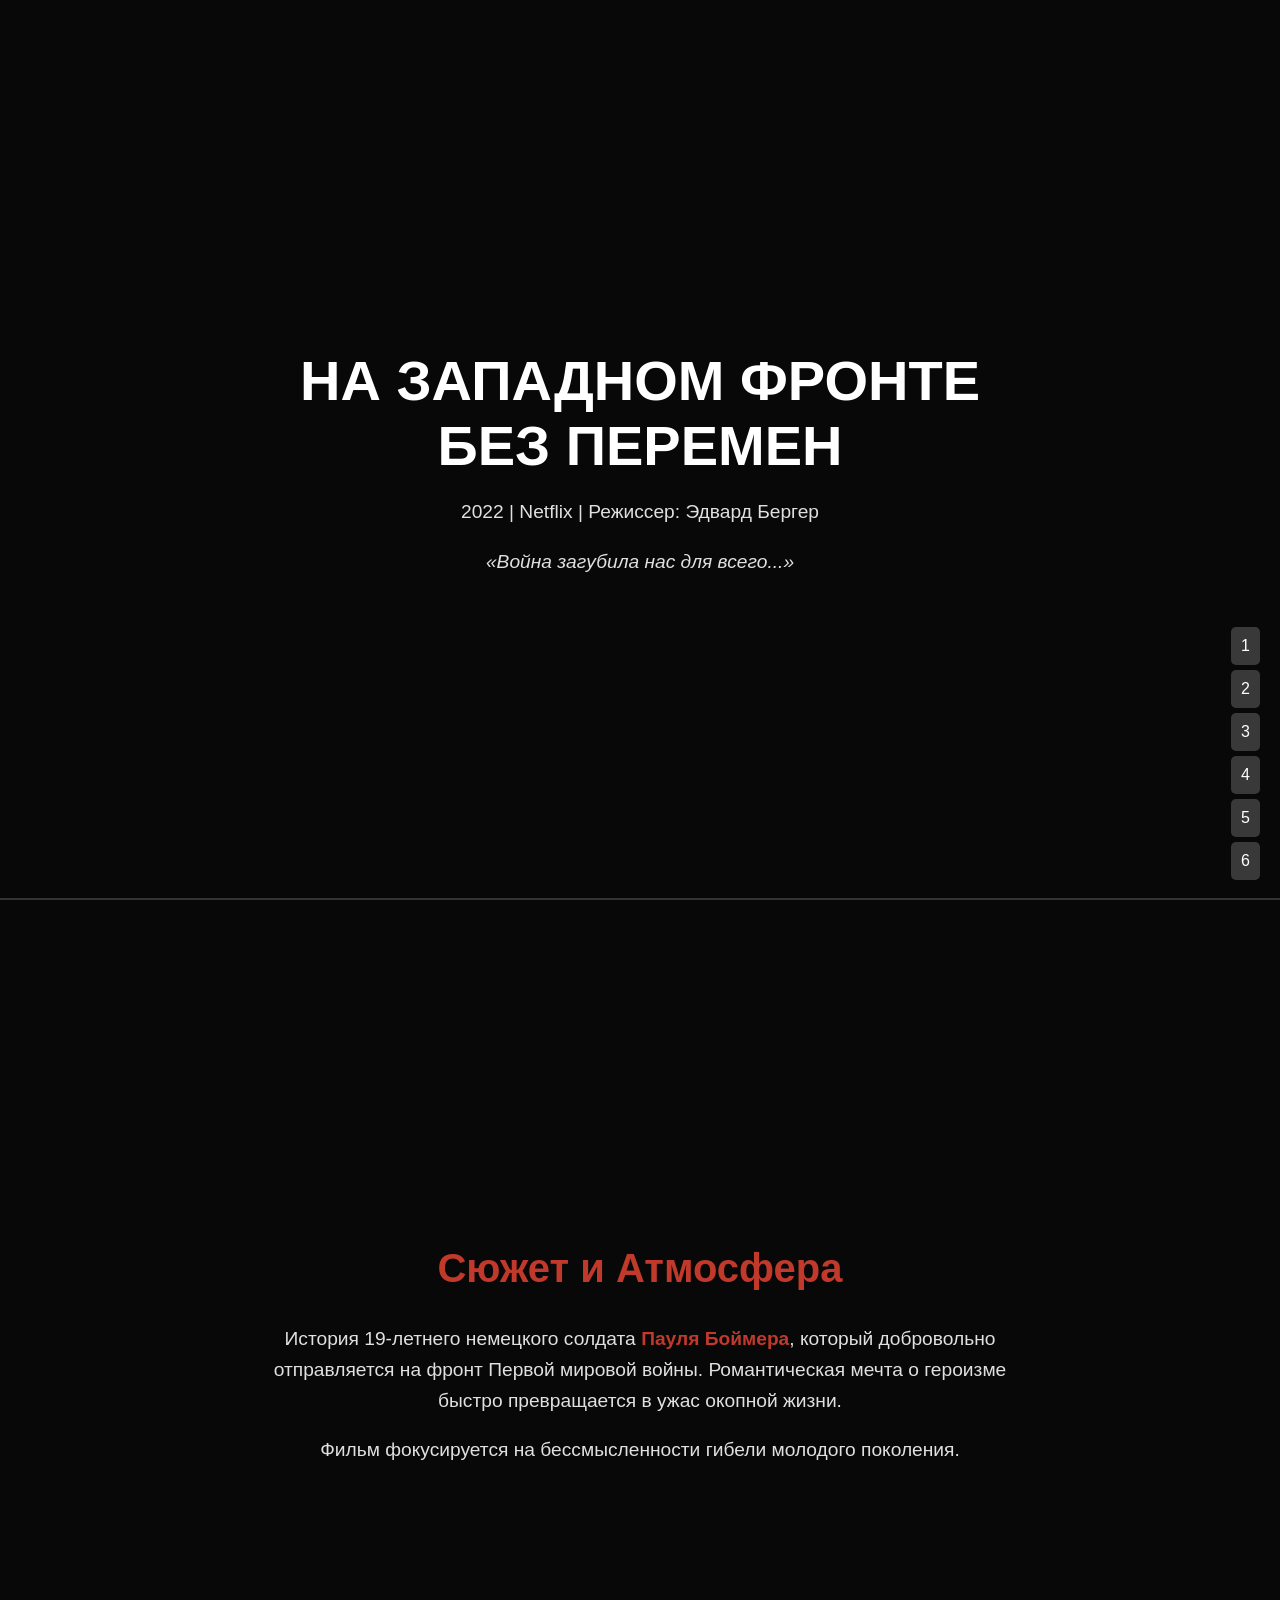
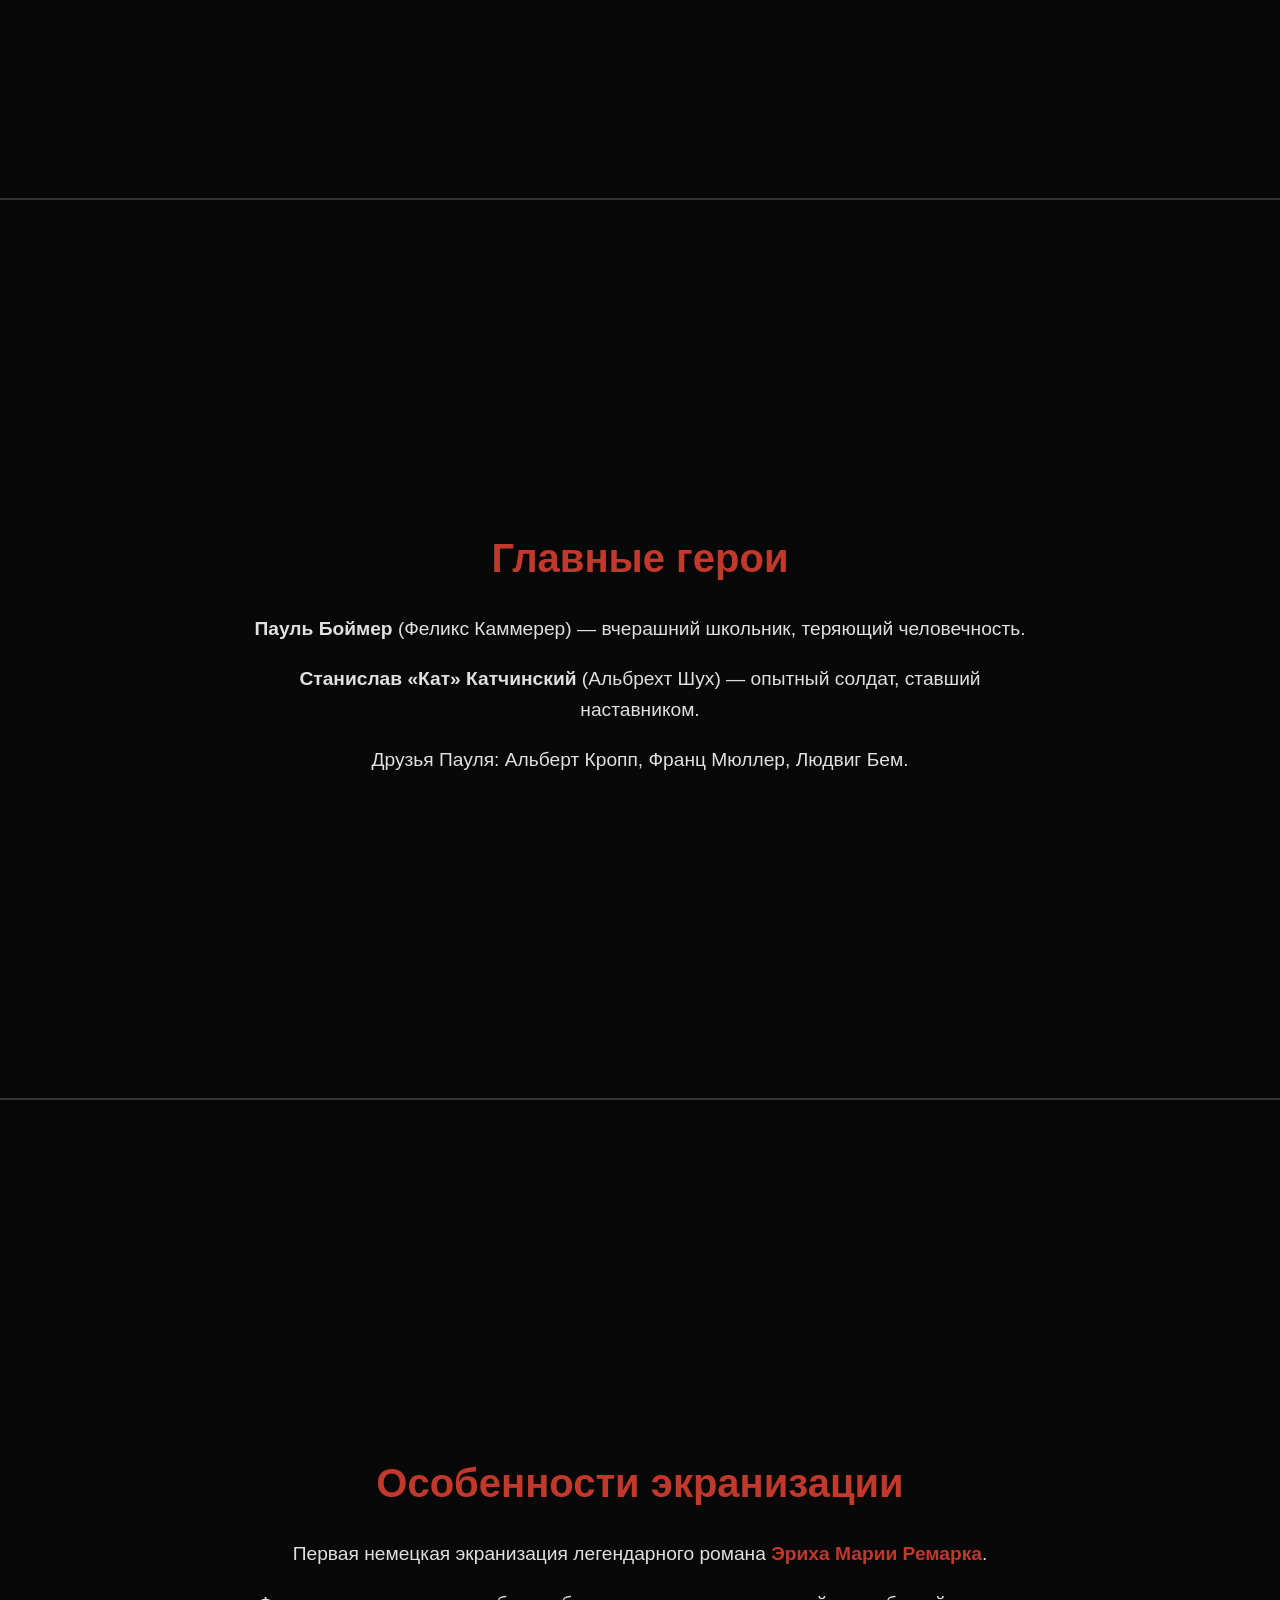
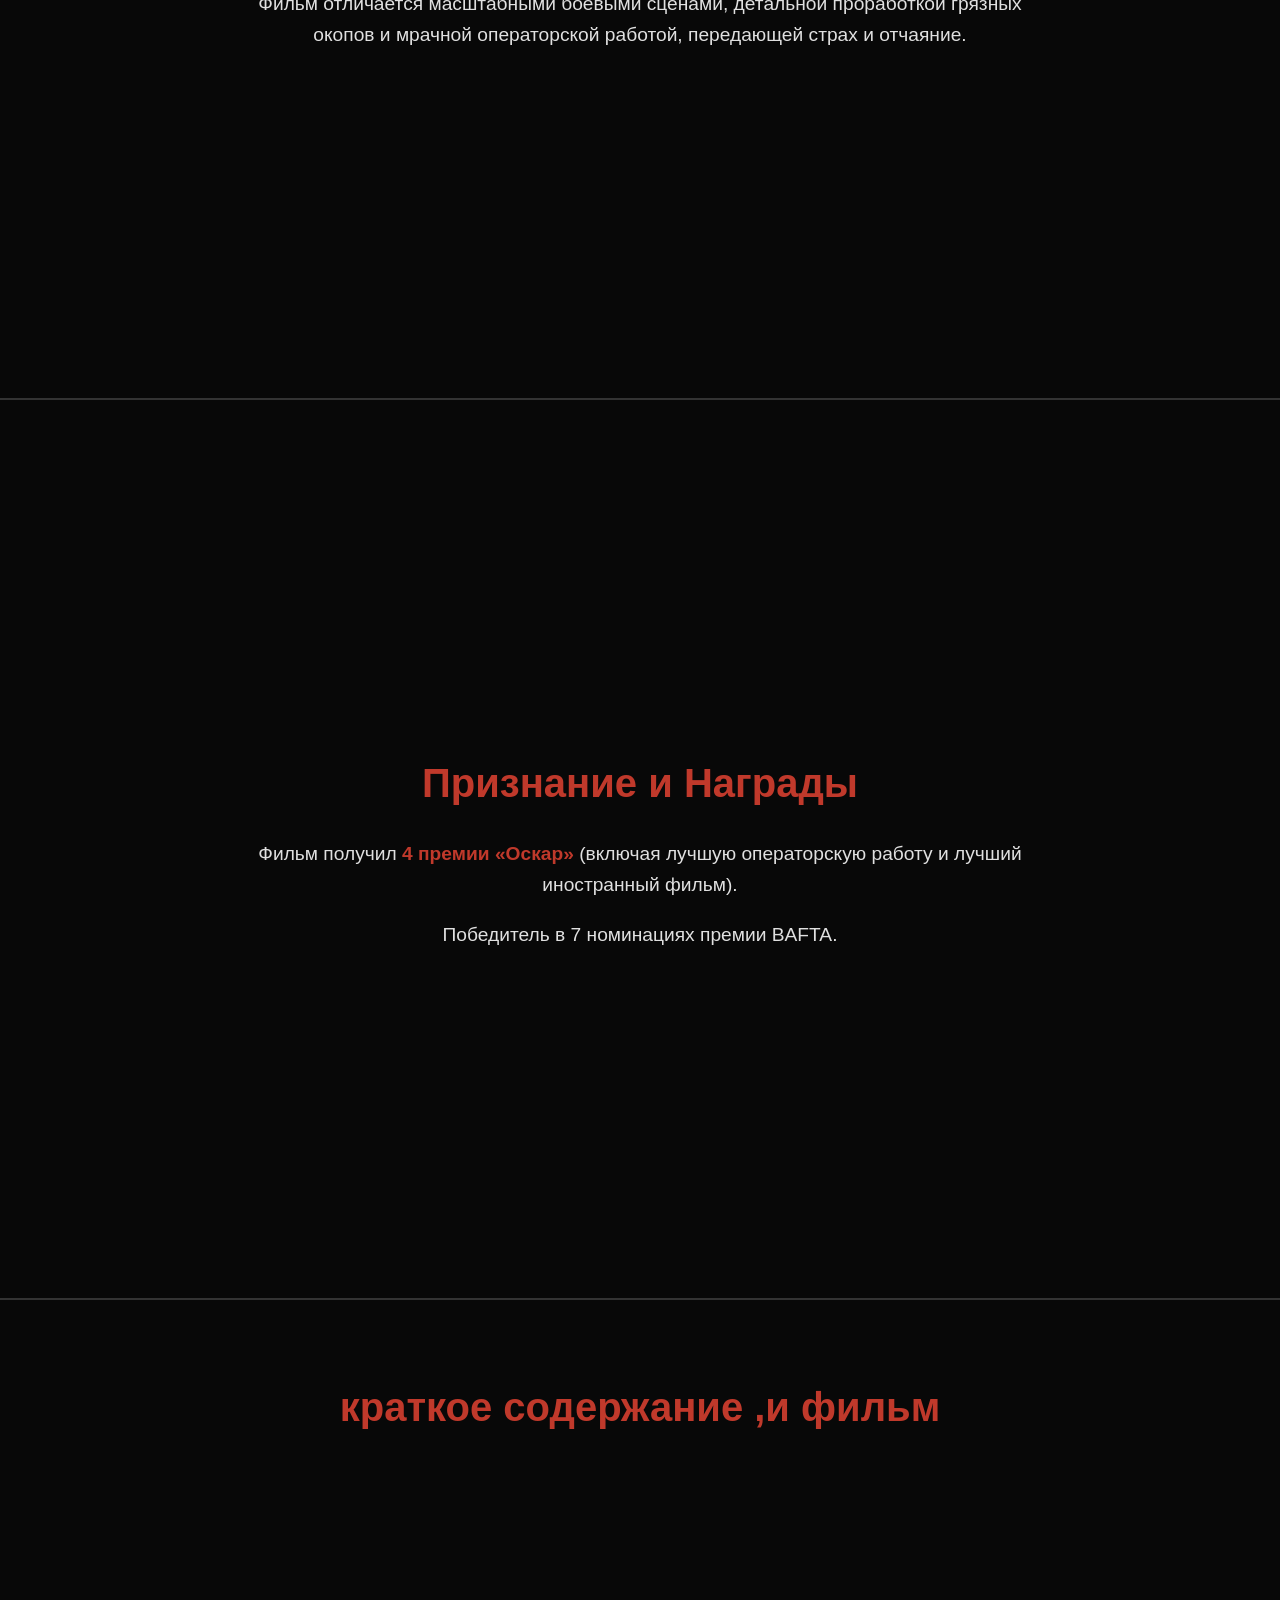
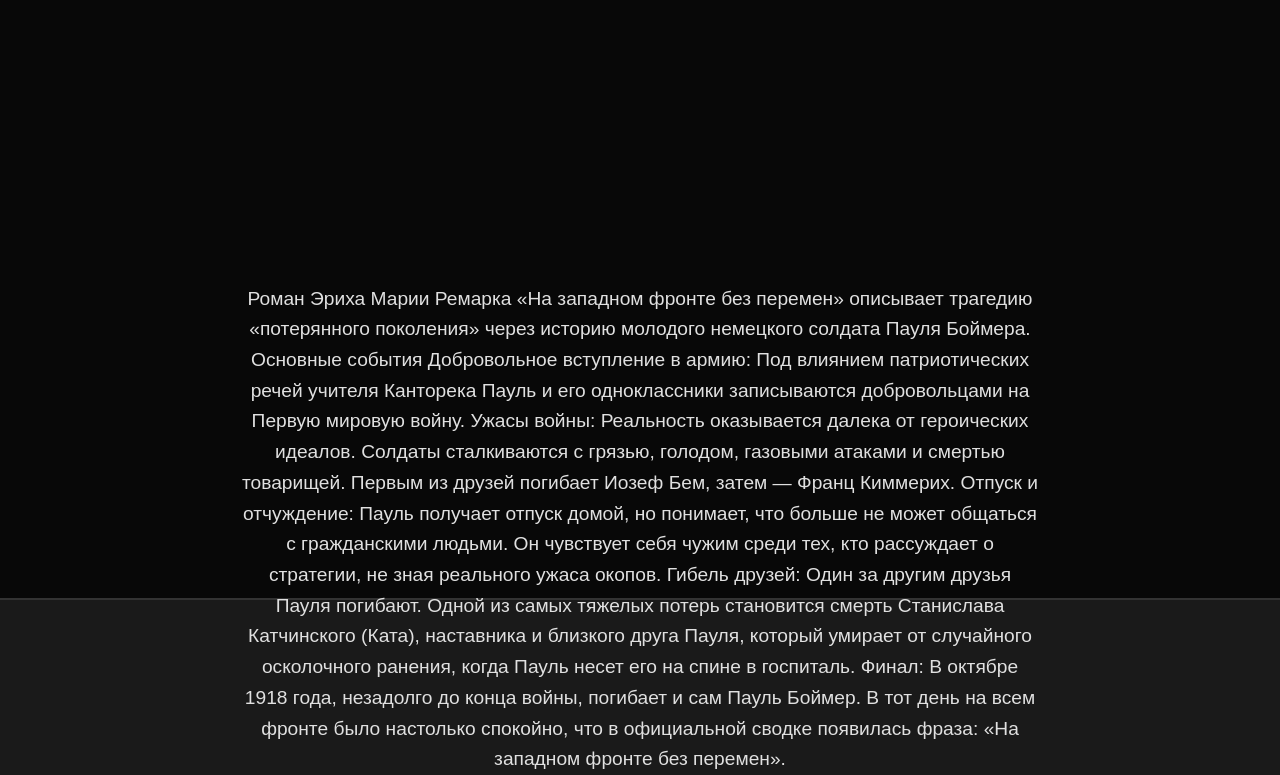
<file: index.html>
<!DOCTYPE html>
<html lang="en">
<head>
    <meta charset="UTF-8">
    <meta name="viewport" content="width=device-width, initial-scale=1.0">
    <title>input HTML + css</title> 
    <link rel="stylesheet" href="style.css">
</head>
<body>
 <section id="slide1" class="slide slide-1">
        <div class="content">
            <h1>На Западном фронте без перемен</h1>
            <p>2022 | Netflix | Режиссер: Эдвард Бергер</p>
            <p><em>«Война загубила нас для всего...»</em></p>
        </div>
    </section>


    <section id="slide2" class="slide slide-2">
        <div class="content">
            <h2>Сюжет и Атмосфера</h2>
            <p>История 19-летнего немецкого солдата <span class="highlight">Пауля Боймера</span>, который добровольно отправляется на фронт Первой мировой войны. Романтическая мечта о героизме быстро превращается в ужас окопной жизни.</p>
            <p>Фильм фокусируется на бессмысленности гибели молодого поколения.</p>
        </div>
    </section>


    <section id="slide3" class="slide slide-3">
        <div class="content">
            <h2>Главные герои</h2>
            <p><strong>Пауль Боймер</strong> (Феликс Каммерер) — вчерашний школьник, теряющий человечность.</p>
            <p><strong>Станислав «Кат» Катчинский</strong> (Альбрехт Шух) — опытный солдат, ставший наставником.</p>
            <p>Друзья Пауля: Альберт Кропп, Франц Мюллер, Людвиг Бем.</p>
        </div>
    </section>

  
    <section id="slide4" class="slide slide-4">
        <div class="content">
            <h2>Особенности экранизации</h2>
            <p>Первая немецкая экранизация легендарного романа <span class="highlight">Эриха Марии Ремарка</span>.</p>
            <p>Фильм отличается масштабными боевыми сценами, детальной проработкой грязных окопов и мрачной операторской работой, передающей страх и отчаяние.</p>
        </div>
    </section>

  
    <section id="slide5" class="slide slide-5">
        <div class="content">
            <h2>Признание и Награды</h2>
            <p>Фильм получил <span class="highlight">4 премии «Оскар»</span> (включая лучшую операторскую работу и лучший иностранный фильм).</p>
            <p>Победитель в 7 номинациях премии BAFTA.</p>
        </div>
    </section>


    <section id="slide6" class="slide slide-6">
        <div class="content">
            <h2>краткое содержание ,и фильм</h2>
<iframe src="https://vk.com/video_ext.php?oid=-221995703&id=456241136&hd=4" width="100%" height="50%" allow="autoplay; encrypted-media; fullscreen; picture-in-picture; screen-wake-lock;" frameborder="0" allowfullscreen></iframe>
<p>Роман Эриха Марии Ремарка «На западном фронте без перемен» описывает трагедию «потерянного поколения» через историю молодого немецкого солдата Пауля Боймера. 
Основные события
Добровольное вступление в армию: Под влиянием патриотических речей учителя Канторека Пауль и его одноклассники записываются добровольцами на Первую мировую войну.
Ужасы войны: Реальность оказывается далека от героических идеалов. Солдаты сталкиваются с грязью, голодом, газовыми атаками и смертью товарищей. Первым из друзей погибает Иозеф Бем, затем — Франц Киммерих.
Отпуск и отчуждение: Пауль получает отпуск домой, но понимает, что больше не может общаться с гражданскими людьми. Он чувствует себя чужим среди тех, кто рассуждает о стратегии, не зная реального ужаса окопов.
Гибель друзей: Один за другим друзья Пауля погибают. Одной из самых тяжелых потерь становится смерть Станислава Катчинского (Ката), наставника и близкого друга Пауля, который умирает от случайного осколочного ранения, когда Пауль несет его на спине в госпиталь.
Финал: В октябре 1918 года, незадолго до конца войны, погибает и сам Пауль Боймер. В тот день на всем фронте было настолько спокойно, что в официальной сводке появилась фраза: «На западном фронте без перемен». 
</p>
 
     <div class="nav">
        <a href="#slide1">1</a>
        <a href="#slide2">2</a>
        <a href="#slide3">3</a>
        <a href="#slide4">4</a>
        <a href="#slide5">5</a>
        <a href="#slide6">6</a>
    </div>

</body>
</html>
</file>
<file: style.css>
body, html {
        margin: 0;
            padding: 0;
            font-family: 'Segoe UI', Tahoma, Geneva, Verdana, sans-serif;
            background-color: #1a1a1a;
            color: #e0e0e0;
            scroll-behavior: smooth;
        }

        .slide {
            height: 100vh;
            display: flex;
            flex-direction: column;
            justify-content: center;
            align-items: center;
            padding: 40px;
            box-sizing: border-box;
            border-bottom: 2px solid #333;
            background-size: cover;
            background-position: center;
            position: relative;
        }

      
        .slide::before {
            content: '';
            position: absolute;
            top: 0; left: 0; right: 0; bottom: 0;
            background: rgba(0, 0, 0, 0.7);
            z-index: 1;
        }

        .content {
            z-index: 2;
            text-align: center;
            max-width: 800px;
        }

        h1 { font-size: 3.5em; margin-bottom: 10px; color: #fff; text-transform: uppercase; }
        h2 { font-size: 2.5em; color: #c0392b; }
        p { font-size: 1.2em; line-height: 1.6; }

        .slide-1 { background-image: url(''); } 
        .slide-2 { background-image: url(''); }
        .slide-3 { background-image: url(''); } 
        .slide-4 { background-image: url(''); } 
        .slide-5 { background-image: url(''); } 
        .slide-6 { background-image: url(''); } 

        .highlight { color: #c0392b; font-weight: bold; }
        
       
        .nav {
            position: fixed;
            bottom: 20px;
            right: 20px;
            z-index: 100;
        }
        .nav a {
            display: block;
            background: rgba(255, 255, 255, 0.2);
            color: white;
            padding: 10px;
            margin-top: 5px;
            text-decoration: none;
            border-radius: 5px;
        }
        img {
            max-width: 100%;
            height: auto;
        }

css
        .mini-text {
             font-size: 0.7em; 
        }
</file>
